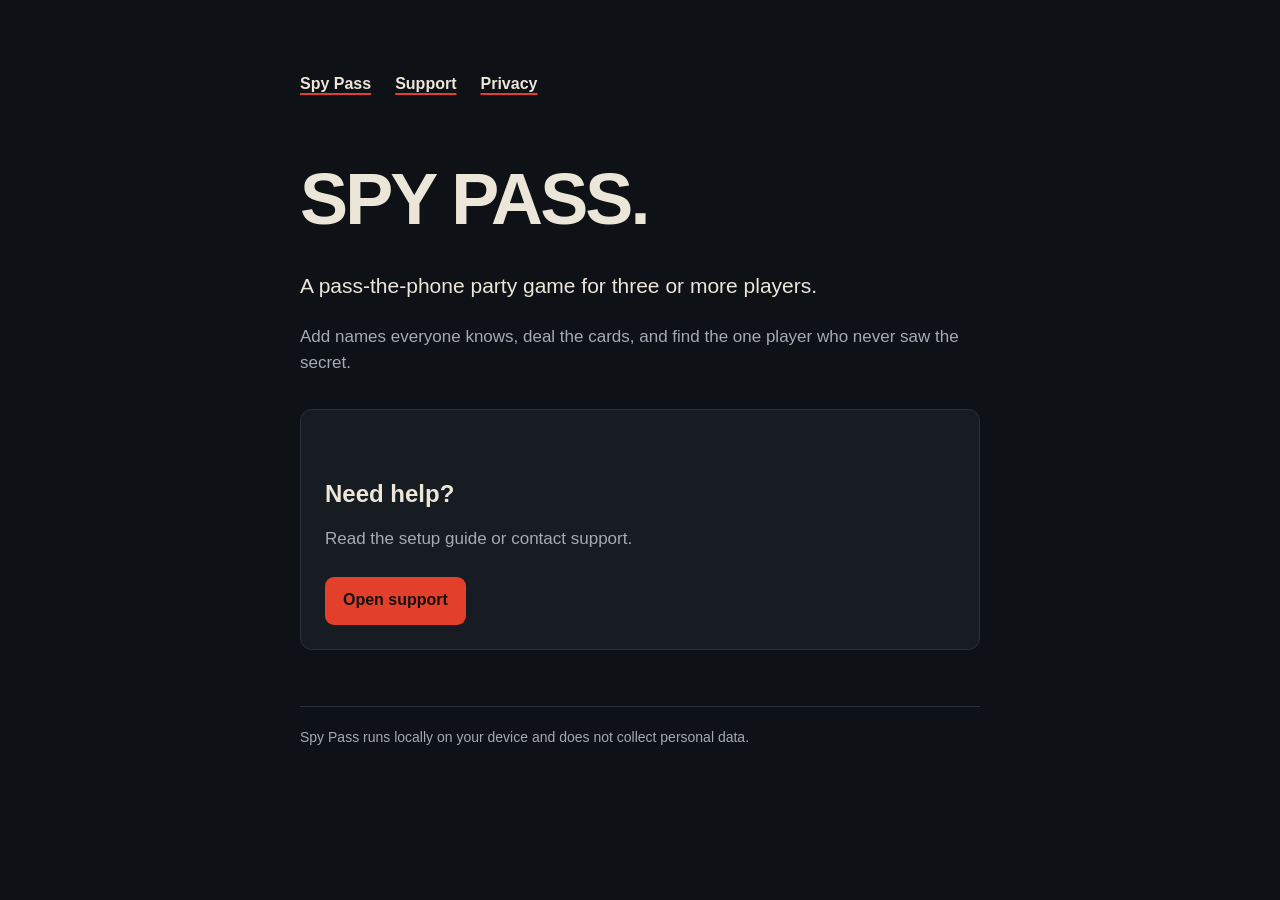
<file: docs/index.html>
<!doctype html>
<html lang="en">
<head>
  <meta charset="utf-8">
  <meta name="viewport" content="width=device-width, initial-scale=1">
  <meta name="description" content="Support and privacy information for Spy Pass, a pass-the-phone party game for iPhone and iPad.">
  <title>Spy Pass</title>
  <link rel="stylesheet" href="styles.css">
</head>
<body>
  <main>
    <nav class="nav" aria-label="Main navigation">
      <a href="index.html" aria-current="page">Spy Pass</a>
      <a href="support.html">Support</a>
      <a href="privacy.html">Privacy</a>
    </nav>

    <h1>Spy Pass.</h1>
    <p class="lead">A pass-the-phone party game for three or more players.</p>
    <p>Add names everyone knows, deal the cards, and find the one player who never saw the secret.</p>

    <div class="panel">
      <h2>Need help?</h2>
      <p>Read the setup guide or contact support.</p>
      <a class="button" href="support.html">Open support</a>
    </div>

    <p class="meta">Spy Pass runs locally on your device and does not collect personal data.</p>
  </main>
</body>
</html>
</file>
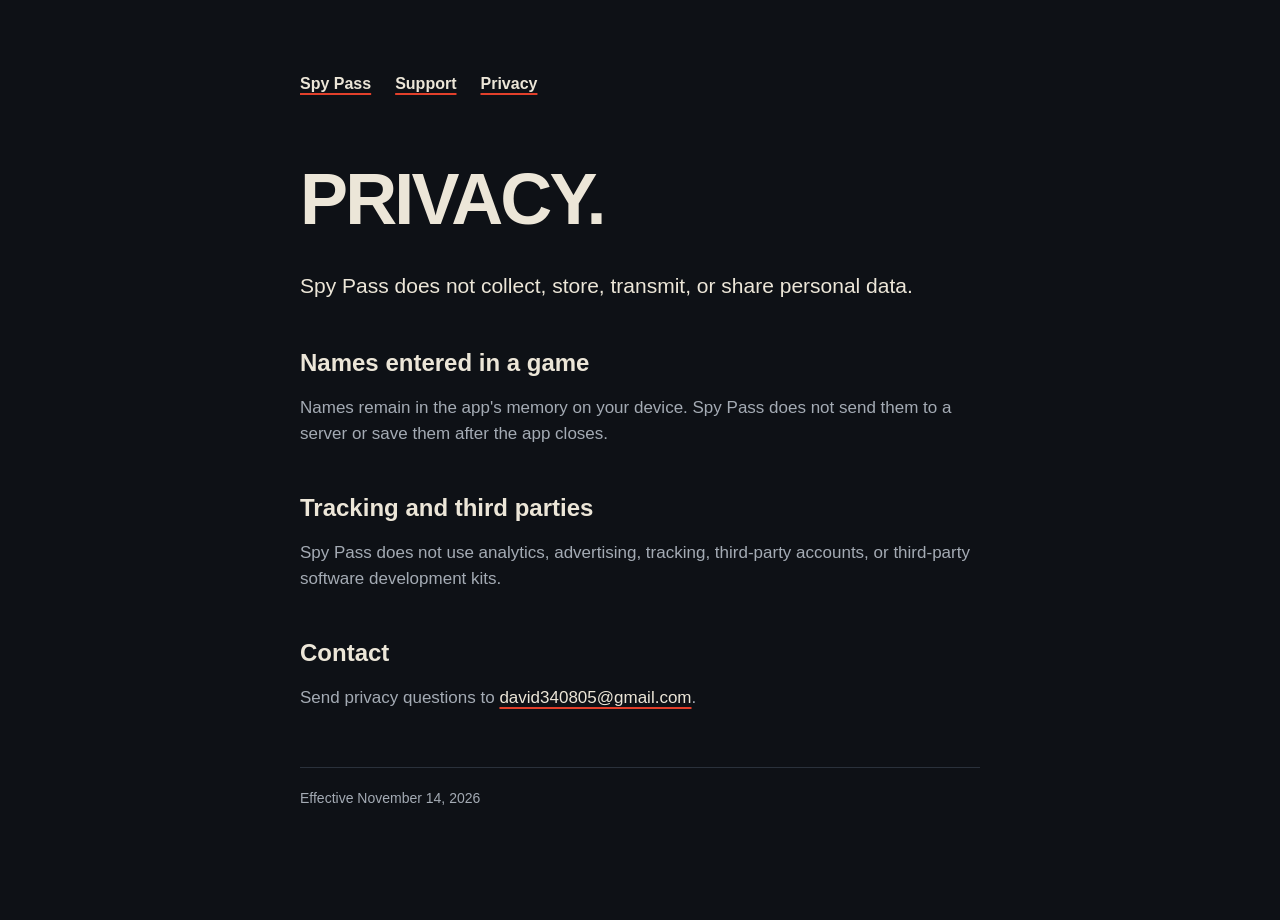
<file: docs/privacy.html>
<!doctype html>
<html lang="en">
<head>
  <meta charset="utf-8">
  <meta name="viewport" content="width=device-width, initial-scale=1">
  <meta name="description" content="Privacy policy for Spy Pass.">
  <title>Spy Pass Privacy Policy</title>
  <link rel="stylesheet" href="styles.css">
</head>
<body>
  <main>
    <nav class="nav" aria-label="Main navigation">
      <a href="index.html">Spy Pass</a>
      <a href="support.html">Support</a>
      <a href="privacy.html" aria-current="page">Privacy</a>
    </nav>

    <h1>Privacy.</h1>
    <p class="lead">Spy Pass does not collect, store, transmit, or share personal data.</p>

    <h2>Names entered in a game</h2>
    <p>Names remain in the app's memory on your device. Spy Pass does not send them to a server or save them after the app closes.</p>

    <h2>Tracking and third parties</h2>
    <p>Spy Pass does not use analytics, advertising, tracking, third-party accounts, or third-party software development kits.</p>

    <h2>Contact</h2>
    <p>Send privacy questions to <a href="mailto:david340805@gmail.com">david340805@gmail.com</a>.</p>

    <p class="meta">Effective November 14, 2026</p>
  </main>
</body>
</html>
</file>
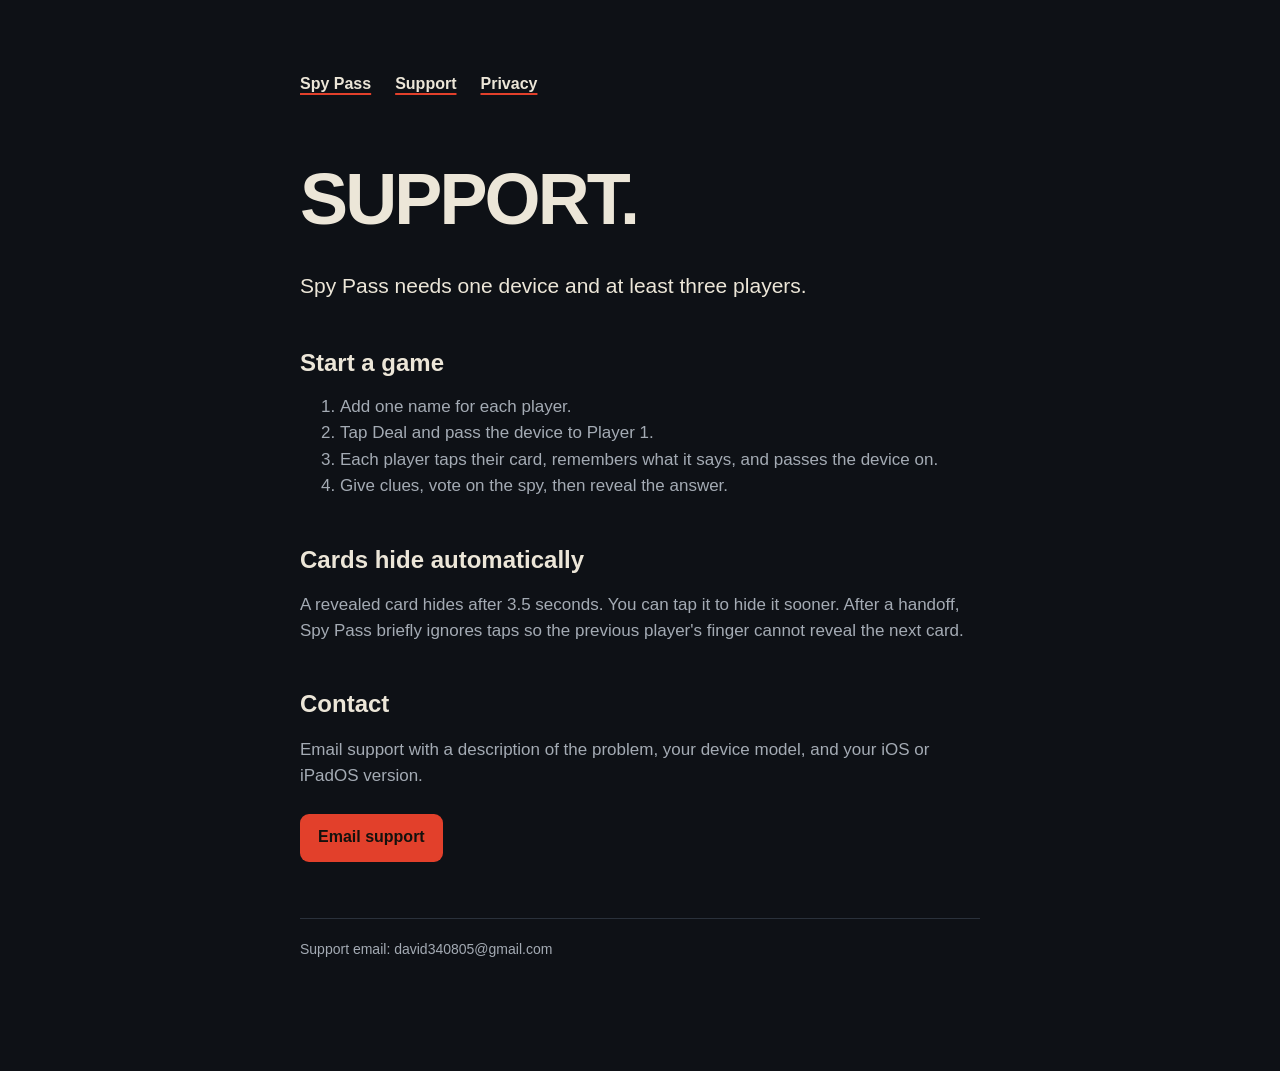
<file: docs/support.html>
<!doctype html>
<html lang="en">
<head>
  <meta charset="utf-8">
  <meta name="viewport" content="width=device-width, initial-scale=1">
  <meta name="description" content="Help and contact information for Spy Pass.">
  <title>Spy Pass Support</title>
  <link rel="stylesheet" href="styles.css">
</head>
<body>
  <main>
    <nav class="nav" aria-label="Main navigation">
      <a href="index.html">Spy Pass</a>
      <a href="support.html" aria-current="page">Support</a>
      <a href="privacy.html">Privacy</a>
    </nav>

    <h1>Support.</h1>
    <p class="lead">Spy Pass needs one device and at least three players.</p>

    <h2>Start a game</h2>
    <ol>
      <li>Add one name for each player.</li>
      <li>Tap Deal and pass the device to Player 1.</li>
      <li>Each player taps their card, remembers what it says, and passes the device on.</li>
      <li>Give clues, vote on the spy, then reveal the answer.</li>
    </ol>

    <h2>Cards hide automatically</h2>
    <p>A revealed card hides after 3.5 seconds. You can tap it to hide it sooner. After a handoff, Spy Pass briefly ignores taps so the previous player's finger cannot reveal the next card.</p>

    <h2>Contact</h2>
    <p>Email support with a description of the problem, your device model, and your iOS or iPadOS version.</p>
    <a class="button" href="mailto:david340805@gmail.com">Email support</a>

    <p class="meta">Support email: david340805@gmail.com</p>
  </main>
</body>
</html>
</file>
<file: docs/styles.css>
:root {
  color-scheme: dark;
  --ink: #0e1116;
  --panel: #171c23;
  --line: #2a313b;
  --paper: #ece6d8;
  --muted: #a4abb4;
  --red: #e2402b;
}

* {
  box-sizing: border-box;
}

html {
  background: var(--ink);
  color: var(--paper);
  font-family: -apple-system, BlinkMacSystemFont, "SF Pro Text", sans-serif;
  line-height: 1.55;
}

body {
  margin: 0;
}

main {
  width: min(100% - 40px, 680px);
  margin: 0 auto;
  padding: 72px 0 96px;
}

h1,
h2 {
  font-family: ui-rounded, "SF Pro Rounded", -apple-system, sans-serif;
  line-height: 1.3;
}

h1 {
  margin: 0 0 24px;
  font-size: clamp(44px, 10vw, 72px);
  letter-spacing: -0.04em;
  text-transform: uppercase;
}

h2 {
  margin: 44px 0 12px;
  font-size: 24px;
}

p,
li {
  font-size: 17px;
}

p,
ol,
ul {
  color: var(--muted);
}

a {
  color: var(--paper);
  text-decoration-color: var(--red);
  text-decoration-thickness: 2px;
  text-underline-offset: 4px;
}

a:hover,
a:focus-visible {
  color: white;
}

a:focus-visible {
  outline: 3px solid var(--red);
  outline-offset: 4px;
  border-radius: 2px;
}

.nav {
  display: flex;
  flex-wrap: wrap;
  gap: 12px 24px;
  margin-bottom: 56px;
  font-weight: 700;
}

.lead {
  color: var(--paper);
  font-size: 21px;
}

.panel {
  margin-top: 32px;
  padding: 24px;
  background: var(--panel);
  border: 1px solid var(--line);
  border-radius: 12px;
}

.button {
  display: inline-block;
  min-height: 48px;
  margin-top: 8px;
  padding: 11px 18px;
  background: var(--red);
  border-radius: 9px;
  color: #14110d;
  font-weight: 700;
  text-decoration: none;
}

.meta {
  margin-top: 56px;
  padding-top: 20px;
  border-top: 1px solid var(--line);
  font-size: 14px;
}

@media (max-width: 480px) {
  main {
    padding-top: 40px;
  }
}
</file>
